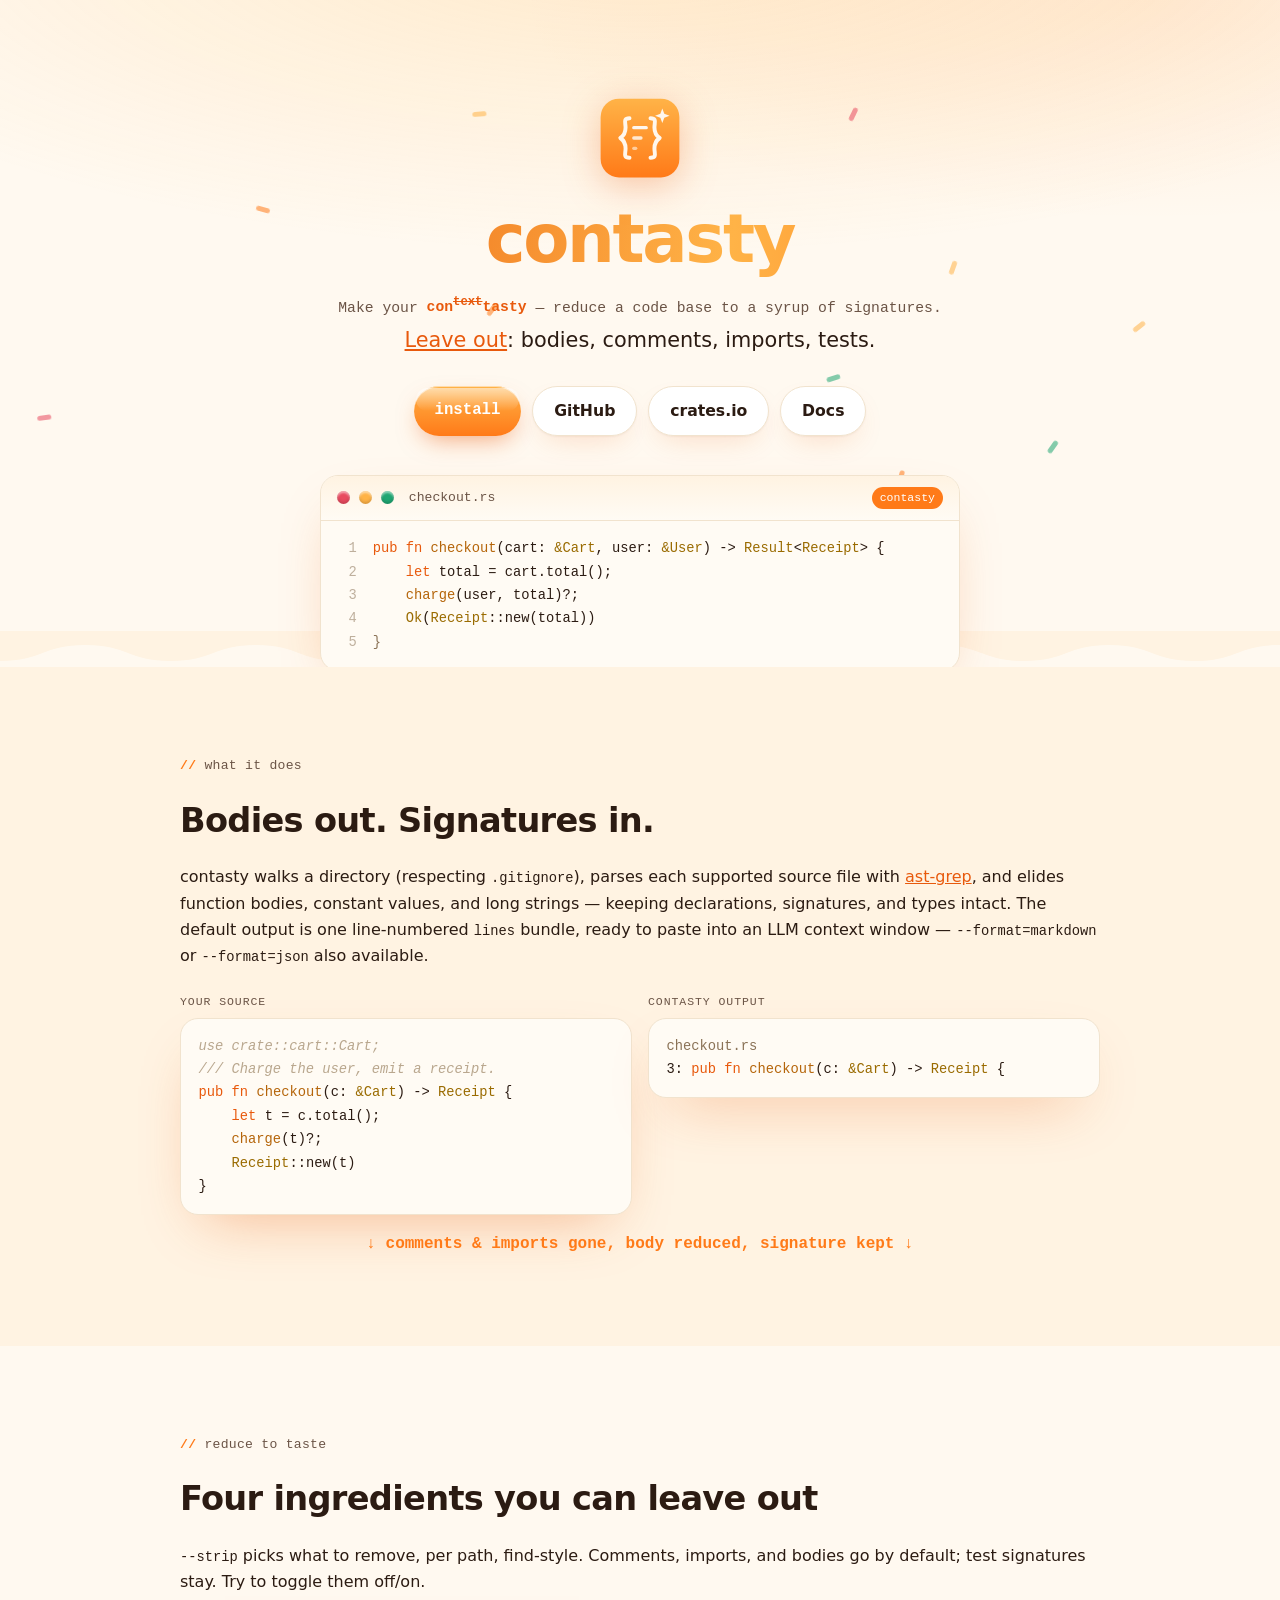
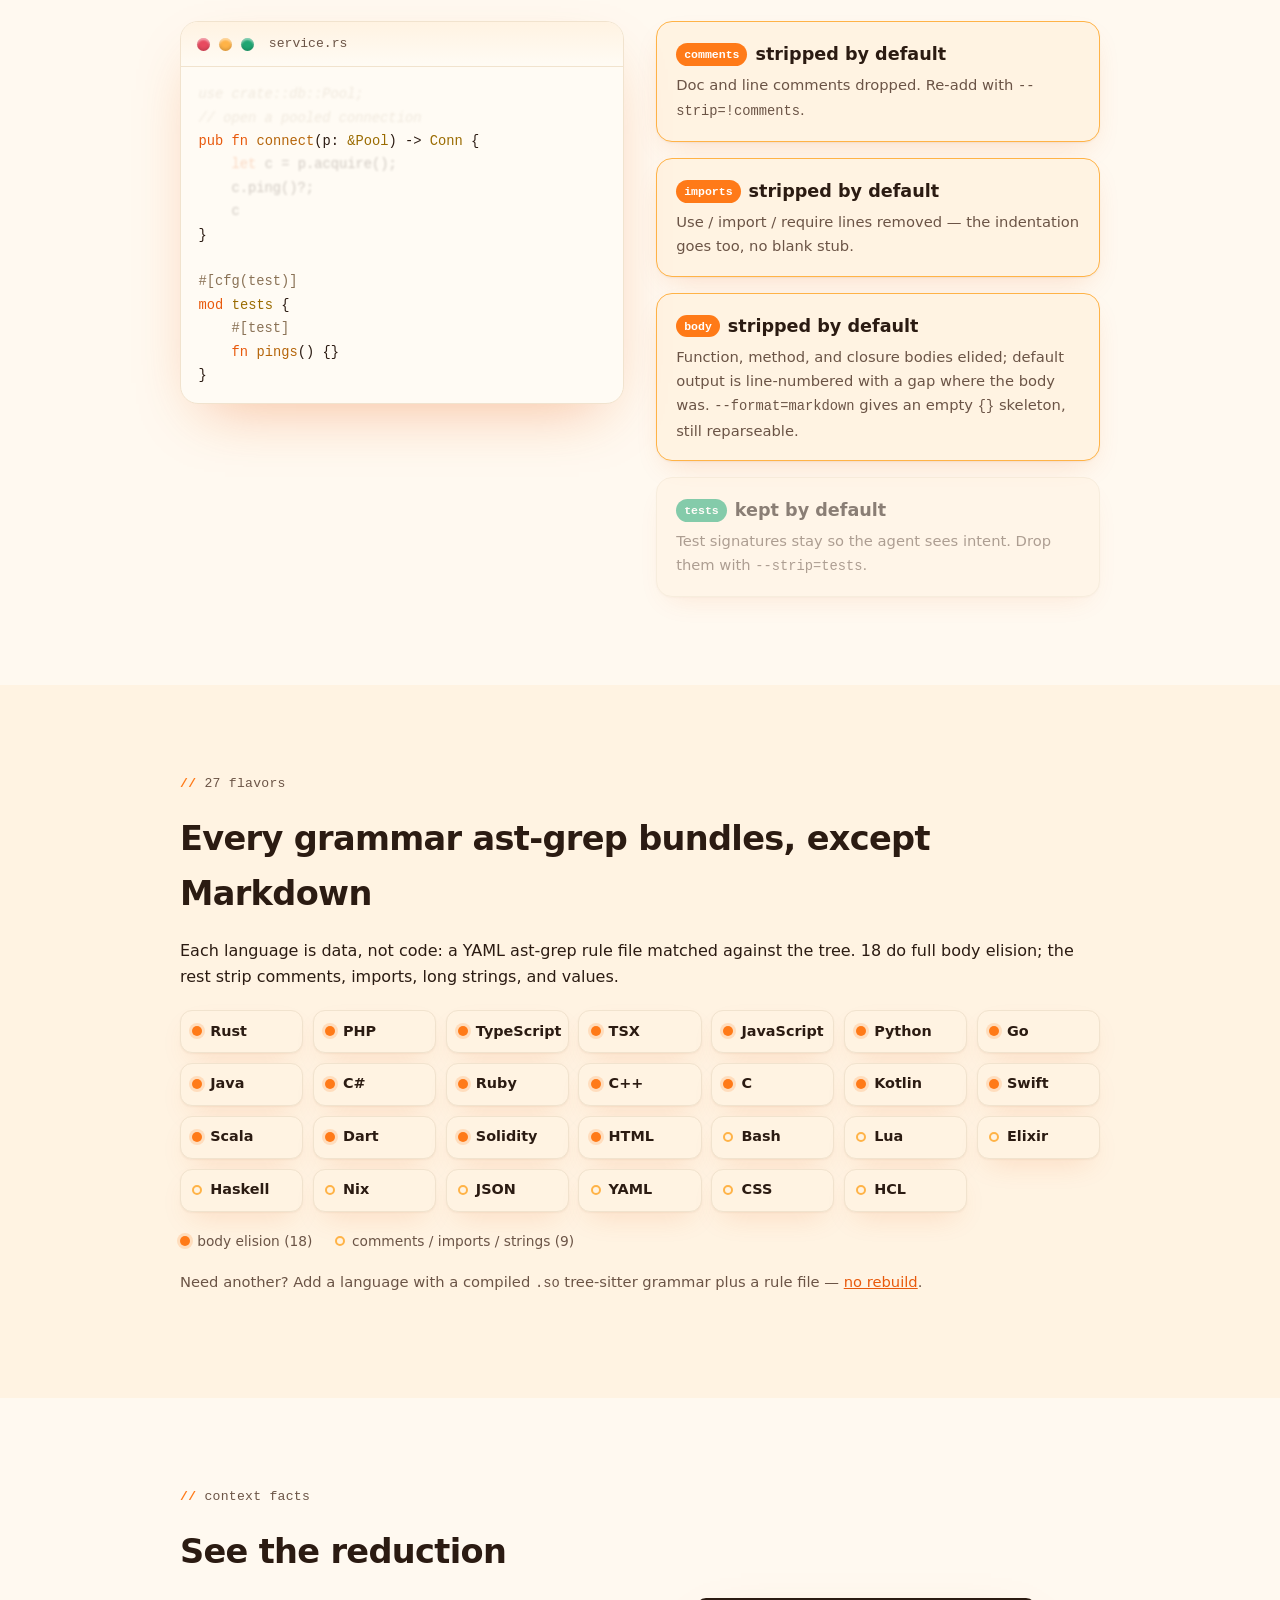
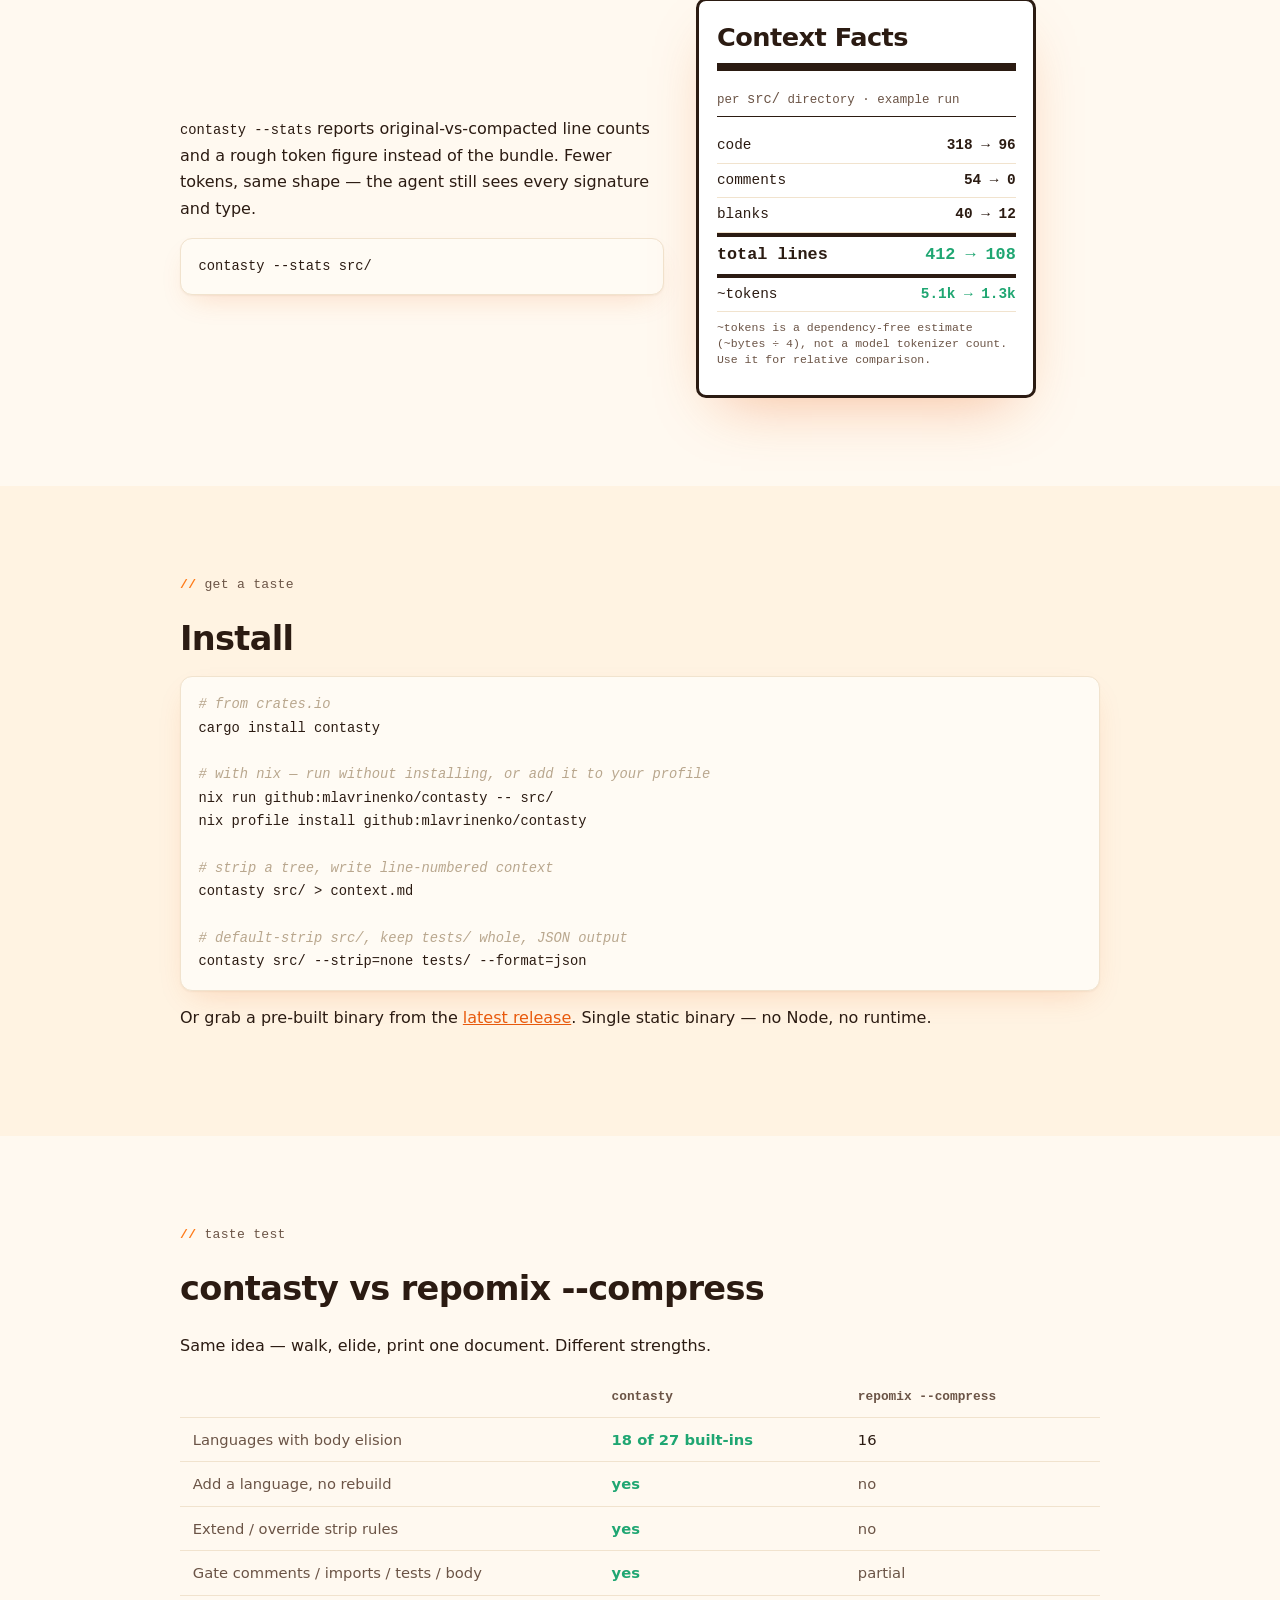
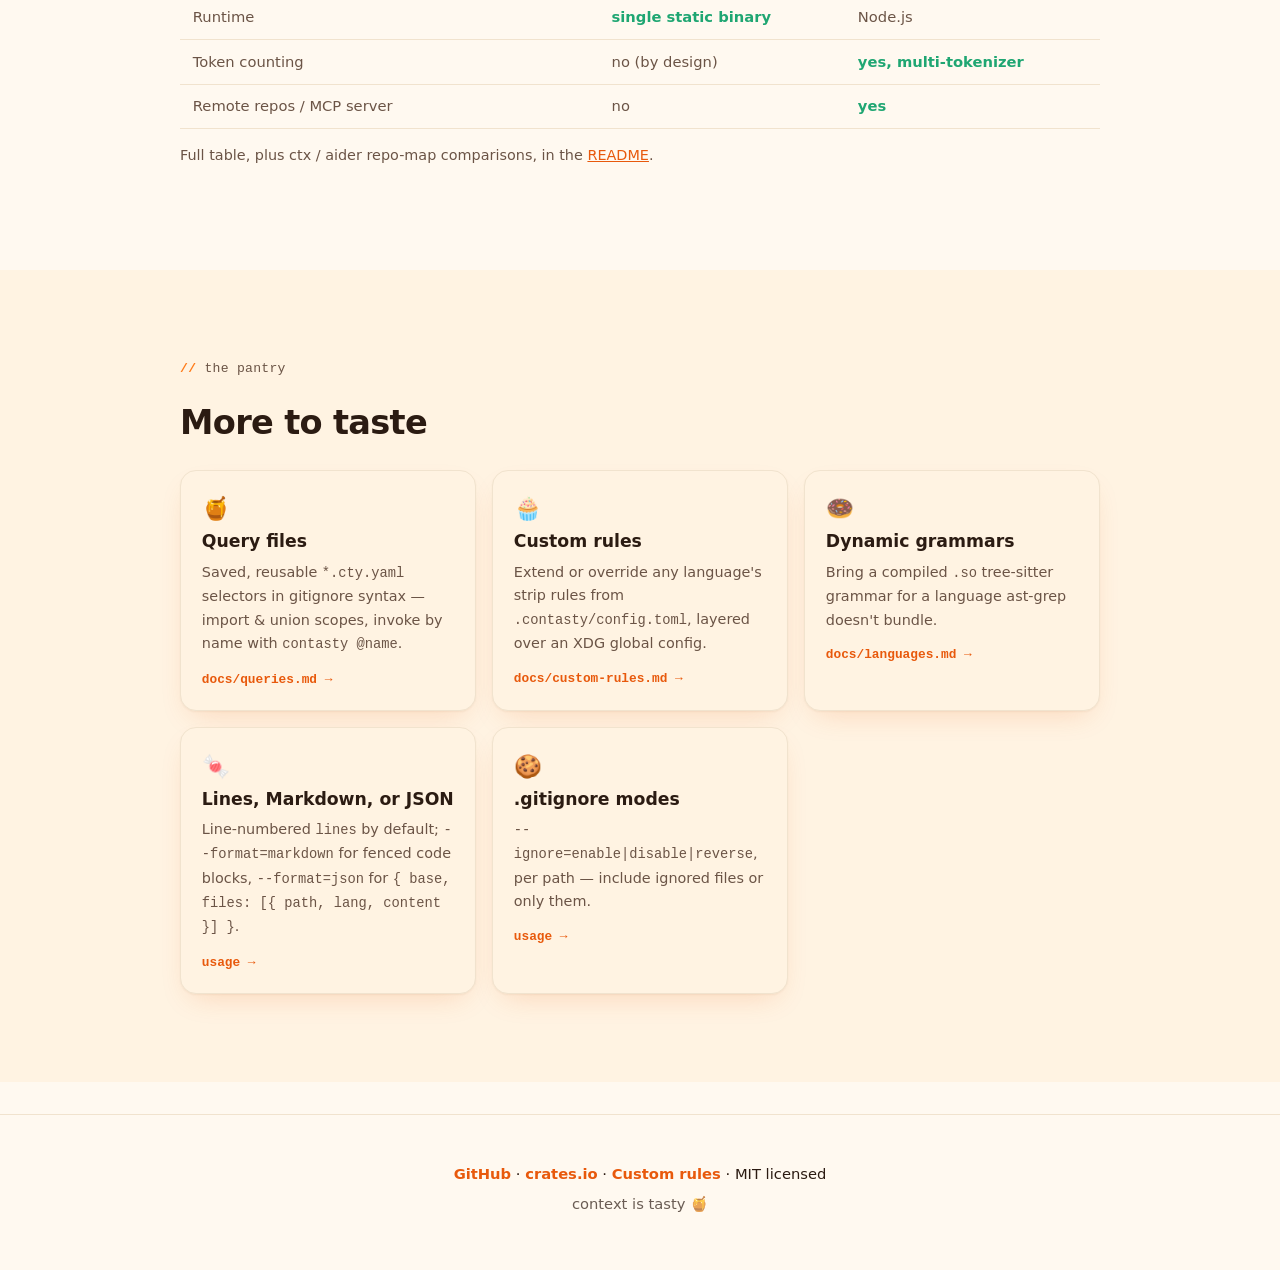
<file: www/index.html>
<!DOCTYPE html>
<html lang="en">
<head>
  <meta charset="UTF-8">
  <meta name="viewport" content="width=device-width, initial-scale=1.0">
  <title>contasty — context is tasty</title>
  <meta name="description" content="contasty strips executable lines from your code — bodies out, signatures in — reducing a repo to a sweet, tasty context bundle for your LLM agent.">
  <meta name="color-scheme" content="light dark">
  <link rel="icon" type="image/svg+xml" href="./favicon.svg">
  <meta property="og:title" content="contasty — context is tasty">
  <meta property="og:description" content="Reduce your repo to a syrup of signatures. 27 languages, single static binary.">
  <meta property="og:type" content="website">
  <style>
    :root {
      /* sweet palette — caramel kitchen */
      --caramel: #FF7A18;
      --honey:   #FFB347;
      --syrup:   #E8590C;
      --berry:   #E84A5F;   /* removed lines */
      --mint:    #1FA672;   /* kept lines */
      --cocoa:   #2B1B12;   /* ink */
      --cocoa-2: #6B5446;   /* muted */
      --cream:   #FFF9F0;   /* page */
      --cream-2: #FFF3E2;   /* card */
      --icing:   #ffffff;
      --line:    #F1E3CE;
      --code-bg: #FFFBF4;
      --shadow:  0 1px 2px rgba(120,72,20,.06), 0 12px 30px -12px rgba(232,89,12,.22);
      --shadow-lg: 0 24px 60px -24px rgba(232,89,12,.40);
      --radius: 16px;
      --font: "Nunito", ui-rounded, "SF Pro Rounded", "Segoe UI", system-ui, sans-serif;
      --mono: ui-monospace, "JetBrains Mono", "Cascadia Code", SFMono-Regular, Menlo, Consolas, monospace;
      /* syntax */
      --syn-kw: var(--syrup);
      --syn-fn: #B5650A;
      --syn-ty: #9A6B00;
      --syn-str: var(--mint);
      --syn-com: #B9A78E;
      --syn-punc: #8A7256;
    }
    @media (prefers-color-scheme: dark) {
      :root {
        --berry: #FF6B81;
        --mint: #44D6A0;
        --cocoa:   #FBEFE0;
        --cocoa-2: #C7AE95;
        --cream:   #18110B;
        --cream-2: #241811;
        --icing:   #2A1C12;
        --line:    #3A2A1D;
        --code-bg: #1E150E;
        --shadow:  0 1px 2px rgba(0,0,0,.4), 0 14px 34px -14px rgba(0,0,0,.6);
        --shadow-lg: 0 28px 70px -24px rgba(0,0,0,.7);
        --syn-kw: var(--honey);
        --syn-fn: #FFC97A;
        --syn-ty: #FFD98A;
        --syn-com: #7C6650;
        --syn-punc: #B79877;
      }
    }

    * { box-sizing: border-box; }
    html { scroll-behavior: smooth; }
    body {
      margin: 0;
      font-family: var(--font);
      color: var(--cocoa);
      background: var(--cream);
      line-height: 1.65;
      -webkit-font-smoothing: antialiased;
      overflow-x: hidden;
    }
    a { color: var(--syrup); }
    .wrap { max-width: 960px; margin: 0 auto; padding: 0 1.25rem; }
    .sectlabel {
      font-family: var(--mono);
      font-size: .82rem;
      letter-spacing: .02em;
      color: var(--cocoa-2);
      margin: 0 0 1rem;
    }
    .sectlabel::before { content: "// "; color: var(--caramel); font-weight: 700; }
    h2 { font-size: clamp(1.5rem, 3.5vw, 2.1rem); margin: 0 0 .6rem; letter-spacing: -.02em; }
    section { padding: clamp(3rem, 7vw, 5.5rem) 0; }
    p { color: var(--cocoa); }

    /* ---------- sprinkles + hero ---------- */
    .hero {
      position: relative;
      text-align: center;
      padding: clamp(3.5rem, 8vw, 6rem) 0 0;
      background:
        radial-gradient(120% 80% at 50% -10%, rgba(255,179,71,.22), transparent 60%),
        radial-gradient(90% 60% at 90% 0%, rgba(255,122,24,.10), transparent 55%);
      overflow: hidden;
    }
    .sprinkles { position: absolute; inset: 0; pointer-events: none; opacity: .55; }
    .sprinkles i {
      position: absolute; display: block; width: 14px; height: 5px; border-radius: 3px;
      will-change: transform;
    }

    .logo { width: 84px; height: 84px; filter: drop-shadow(0 8px 18px rgba(232,89,12,.30)); }
    .wordmark {
      font-size: clamp(2.6rem, 8vw, 4.2rem);
      font-weight: 900; letter-spacing: -.035em; line-height: 1.3;
      margin: .5rem 0 .2rem;
      background: linear-gradient(95deg, var(--syrup), var(--honey) 60%, var(--caramel));
      -webkit-background-clip: text; background-clip: text; color: transparent;
    }
    .tagline { font-size: clamp(1.05rem, 2.4vw, 1.3rem); color: var(--cocoa); margin: .2rem auto 0; max-width: 36rem; }
    .subtag { font-family: var(--mono); font-size: .92rem; color: var(--cocoa-2); margin: .55rem auto 0; }
    .subtag b { color: var(--syrup); font-weight: 700; }

    .cta { display: flex; gap: .7rem; justify-content: center; flex-wrap: wrap; margin: 1.8rem 0 0; }
    .btn {
      --bs: var(--shadow);
      position: relative; display: inline-flex; align-items: center; gap: .5rem;
      padding: .7rem 1.3rem; border-radius: 999px; font-weight: 800; font-size: .98rem;
      text-decoration: none; border: 1px solid var(--line); background: var(--icing); color: var(--cocoa);
      box-shadow: var(--bs); transition: transform .15s ease, box-shadow .15s ease;
    }
    .btn:hover { transform: translateY(-2px); }
    .btn.candy {
      color: #fff; border: 0;
      background: linear-gradient(180deg, var(--honey), var(--caramel));
      box-shadow: 0 10px 24px -8px rgba(232,89,12,.55), inset 0 1px 0 rgba(255,255,255,.55);
    }
    .btn.candy::after {
      content: ""; position: absolute; inset: 2px 2px 50%; border-radius: 999px;
      background: linear-gradient(180deg, rgba(255,255,255,.55), transparent); pointer-events: none;
    }
    .btn .mono { font-family: var(--mono); font-weight: 700; }

    /* ---------- editor window ---------- */
    .editor {
      text-align: left; background: var(--code-bg); border: 1px solid var(--line);
      border-radius: 18px; box-shadow: var(--shadow-lg); overflow: hidden;
    }
    .titlebar {
      display: flex; align-items: center; gap: .55rem; padding: .7rem 1rem;
      background: linear-gradient(180deg, var(--cream-2), transparent);
      border-bottom: 1px solid var(--line);
    }
    .gumdrop { width: 13px; height: 13px; border-radius: 50%; box-shadow: inset 0 -2px 3px rgba(0,0,0,.15), inset 0 2px 2px rgba(255,255,255,.5); }
    .gumdrop.b { background: var(--berry); } .gumdrop.h { background: var(--honey); } .gumdrop.m { background: var(--mint); }
    .titlebar .name { font-family: var(--mono); font-size: .82rem; color: var(--cocoa-2); margin-left: .4rem; }
    .titlebar .tag { margin-left: auto; font-family: var(--mono); font-size: .72rem; color: #fff; background: var(--caramel); padding: .1rem .5rem; border-radius: 999px; }

    pre { margin: 0; padding: 1rem 1.1rem; overflow-x: auto; }
    code, pre, .code { font-family: var(--mono); font-size: .86rem; line-height: 1.7; }
    .code { padding: 1rem 1.1rem; overflow-x: auto; }
    .cl { display: grid; grid-template-columns: 2.2ch 1fr; gap: 1rem; }
    .cl > .n { color: var(--syn-punc); opacity: .55; text-align: right; user-select: none; }
    .cl > .t { white-space: pre; }
    .kw { color: var(--syn-kw); } .fn { color: var(--syn-fn); } .ty { color: var(--syn-ty); }
    .st { color: var(--syn-str); } .cm { color: var(--syn-com); font-style: italic; } .pu { color: var(--syn-punc); }

    /* hero reduction animation */
    .hero-editor { max-width: 640px; margin: 2.4rem auto -2.5rem; position: relative; z-index: 2; }
    @keyframes reduce {
      0%, 18%   { max-height: 1.7em; opacity: 1; filter: blur(0); transform: translateY(0); }
      42%, 78%  { max-height: 0; opacity: 0; filter: blur(3px); transform: translateY(-6px); }
      100%      { max-height: 1.7em; opacity: 1; filter: blur(0); transform: translateY(0); }
    }
    .hero-editor .cl.body { overflow: hidden; max-height: 1.7em; animation: reduce 6s ease-in-out infinite; }
    .drip {
      position: absolute; left: 50%; bottom: -10px; width: 8px; height: 8px; border-radius: 50%;
      background: var(--caramel); opacity: 0; animation: drop 6s ease-in-out infinite;
    }
    @keyframes drop {
      0%,40% { opacity: 0; transform: translateY(0) scale(.6); }
      55% { opacity: .9; transform: translateY(0) scale(1); }
      80% { opacity: .9; transform: translateY(34px) scale(.9); }
      85%,100% { opacity: 0; transform: translateY(40px) scale(.4); }
    }

    /* ---------- icing drip divider ---------- */
    .drip-div { display: block; width: 100%; height: 36px; color: var(--cream-2); margin-top: -1px; }

    /* ---------- what it does grid ---------- */
    .twocol { display: grid; grid-template-columns: 1fr 1fr; gap: 1rem; align-items: stretch; }
    figure { margin: 0; }
    .cap { font-family: var(--mono); font-size: .72rem; text-transform: uppercase; letter-spacing: .08em; color: var(--cocoa-2); margin: 0 0 .4rem; }
    .arrow { text-align: center; color: var(--caramel); font-weight: 800; font-family: var(--mono); margin: 1rem 0 0; }

    /* ---------- strip categories (scrollytelling) ---------- */
    .scrolly { display: grid; grid-template-columns: 1fr 1fr; gap: 2rem; align-items: start; }
    .sticky { position: sticky; top: 2rem; }
    .steps { display: flex; flex-direction: column; gap: 1rem; }
    .step {
      background: var(--cream-2); border: 1px solid var(--line); border-radius: var(--radius);
      padding: 1.1rem 1.2rem; box-shadow: var(--shadow); opacity: .55; cursor: pointer;
      transition: opacity .35s ease, transform .2s ease, border-color .35s ease, box-shadow .2s ease;
      -webkit-user-select: none; user-select: none;
    }
    .step:hover { transform: translateY(-2px); box-shadow: var(--shadow-lg); }
    .step:focus-visible { outline: 2px solid var(--caramel); outline-offset: 2px; }
    .step.on { opacity: 1; border-color: var(--honey); }
    .step h3 { margin: 0 0 .25rem; font-size: 1.1rem; display: flex; align-items: center; gap: .5rem; }
    .pill { font-family: var(--mono); font-size: .72rem; padding: .12rem .5rem; border-radius: 999px; background: var(--caramel); color: #fff; }
    .pill.kept { background: var(--mint); }
    .step p { font-size: .92rem; color: var(--cocoa-2); margin: 0; }
    .skim { transition: opacity .4s ease, filter .4s ease; }
    .skim.off { opacity: .22; filter: blur(1px); }

    /* ---------- language grid ---------- */
    .langs { display: grid; grid-template-columns: repeat(auto-fill, minmax(112px, 1fr)); gap: .6rem; margin-top: 1.2rem; }
    .lang {
      display: flex; align-items: center; gap: .5rem; padding: .55rem .7rem;
      background: var(--cream-2); border: 1px solid var(--line); border-radius: 12px;
      font-size: .9rem; font-weight: 700; box-shadow: var(--shadow); transition: transform .12s ease;
    }
    .lang:hover { transform: translateY(-2px); }
    .dot { width: 10px; height: 10px; border-radius: 50%; flex: 0 0 auto; }
    .lang.body .dot { background: var(--caramel); box-shadow: 0 0 0 3px rgba(255,122,24,.18); }
    .lang.lite .dot { background: transparent; border: 2px solid var(--honey); }
    .legend { display: flex; gap: 1.4rem; flex-wrap: wrap; font-size: .86rem; color: var(--cocoa-2); margin-top: 1.1rem; }
    .legend span { display: inline-flex; align-items: center; gap: .45rem; }

    /* ---------- nutrition facts ---------- */
    .nutri-row { display: grid; grid-template-columns: 1.2fr 1fr; gap: 2rem; align-items: center; }
    .nutri {
      max-width: 340px; background: var(--icing); border: 3px solid var(--cocoa);
      border-radius: 10px; padding: .9rem 1.1rem; font-family: var(--mono); box-shadow: var(--shadow-lg);
    }
    .nutri h3 { margin: 0; font-size: 1.6rem; font-weight: 900; letter-spacing: -.02em; font-family: var(--font); border-bottom: 8px solid var(--cocoa); padding-bottom: .3rem; }
    .nutri .sub { font-size: .78rem; color: var(--cocoa-2); border-bottom: 1px solid var(--cocoa); padding: .3rem 0; }
    .nutri .nr { display: flex; justify-content: space-between; padding: .3rem 0; border-bottom: 1px solid var(--line); font-size: .9rem; }
    .nutri .nr b { font-weight: 800; }
    .nutri .big { font-size: 1.05rem; border-bottom: 4px solid var(--cocoa); border-top: 4px solid var(--cocoa); }
    .nutri .win { color: var(--mint); font-weight: 900; }
    .nutri .note { font-size: .72rem; color: var(--cocoa-2); margin-top: .5rem; line-height: 1.4; }

    /* ---------- features pantry ---------- */
    .pantry { display: grid; grid-template-columns: repeat(auto-fit, minmax(220px, 1fr)); gap: 1rem; margin-top: 1.2rem; }
    .jar {
      background: var(--cream-2); border: 1px solid var(--line); border-radius: var(--radius);
      padding: 1.2rem 1.3rem; box-shadow: var(--shadow); transition: transform .15s ease, box-shadow .15s ease;
    }
    .jar:hover { transform: translateY(-3px); box-shadow: var(--shadow-lg); }
    .jar h3 { margin: 0 0 .3rem; font-size: 1.08rem; }
    .jar p { font-size: .9rem; color: var(--cocoa-2); margin: 0 0 .5rem; }
    .jar a { font-family: var(--mono); font-size: .8rem; font-weight: 700; text-decoration: none; }
    .jar a:hover { text-decoration: underline; }
    .emoji { font-size: 1.4rem; }

    /* ---------- comparison ---------- */
    table.cmp { width: 100%; border-collapse: collapse; margin-top: 1.1rem; font-size: .92rem; }
    table.cmp th, table.cmp td { text-align: left; padding: .6rem .8rem; border-bottom: 1px solid var(--line); }
    table.cmp thead th { font-family: var(--mono); font-size: .8rem; color: var(--cocoa-2); }
    table.cmp tbody td:first-child { color: var(--cocoa-2); }
    table.cmp .y { color: var(--mint); font-weight: 800; }
    table.cmp .n { color: var(--cocoa-2); }
    table.cmp tbody tr:hover { background: var(--cream-2); }

    /* ---------- install ---------- */
    .install pre { background: var(--code-bg); border: 1px solid var(--line); border-radius: 12px; box-shadow: var(--shadow); }

    footer {
      text-align: center; color: var(--cocoa-2); font-size: .92rem;
      padding: 2.5rem 1.25rem 3.5rem; border-top: 1px solid var(--line); margin-top: 2rem;
    }
    footer a { color: var(--syrup); text-decoration: none; font-weight: 700; }
    footer p { max-width: none; margin: .4rem auto; }

    @media (max-width: 720px) {
      .twocol, .scrolly, .nutri-row { grid-template-columns: 1fr; }
      .sticky { position: static; }
    }
    @media (prefers-reduced-motion: reduce) {
      html { scroll-behavior: auto; }
      .sprinkles i, .drip { animation: none; }
      .hero-editor .cl.body { animation: none; max-height: 0; opacity: 0; overflow: hidden; }
      .skim.off { transition: none; }
    }
  </style>
</head>
<body>

  <!-- ============ HERO ============ -->
  <header class="hero">
    <div class="sprinkles" aria-hidden="true"></div>
    <div class="wrap">
      <img class="logo" src="./logo.svg" width="84" height="84" alt="contasty logo: braces hugging compacting code lines">
      <h1 class="wordmark">contasty</h1>
      <p class="subtag">Make your <b>con<sup><del>text</del></sup>tasty</b> — reduce a code base to a syrup of signatures.</p>
      <p class="tagline"><a href="#scrollytelling">Leave out</a>: bodies, comments, imports, tests.</p>
      <nav class="cta">
        <a class="btn candy" href="#install"><span class="mono">install</span></a>
        <a class="btn" href="https://github.com/mlavrinenko/contasty">GitHub</a>
        <a class="btn" href="https://crates.io/crates/contasty">crates.io</a>
        <a class="btn" href="https://github.com/mlavrinenko/contasty/blob/main/docs/languages.md">Docs</a>
      </nav>

      <!-- hero reduction: bodies melt away on a loop -->
      <div class="hero-editor">
        <div class="editor">
          <div class="titlebar">
            <span class="gumdrop b"></span><span class="gumdrop h"></span><span class="gumdrop m"></span>
            <span class="name">checkout.rs</span><span class="tag">contasty</span>
          </div>
          <div class="code"><div class="cl"><span class="n">1</span><span class="t"><span class="kw">pub fn</span> <span class="fn">checkout</span>(cart: <span class="ty">&amp;Cart</span>, user: <span class="ty">&amp;User</span>) -&gt; <span class="ty">Result</span>&lt;<span class="ty">Receipt</span>&gt; {</span></div><div class="cl body"><span class="n">2</span><span class="t">    <span class="kw">let</span> total = cart.total();</span></div><div class="cl body"><span class="n">3</span><span class="t">    <span class="fn">charge</span>(user, total)?;</span></div><div class="cl body"><span class="n">4</span><span class="t">    <span class="ty">Ok</span>(<span class="ty">Receipt</span>::new(total))</span></div><div class="cl body"><span class="n">5</span><span class="t"><span class="pu">}</span></span></div></div>
        </div>
        <span class="drip" aria-hidden="true"></span>
      </div>
    </div>
    <svg class="drip-div" viewBox="0 0 1200 36" preserveAspectRatio="none" aria-hidden="true">
      <path fill="currentColor" d="M0 0h1200v14c-40 0-40 16-80 16s-40-16-80-16-40 16-80 16-40-16-80-16-40 16-80 16-40-16-80-16-40 16-80 16-40-16-80-16-40 16-80 16-40-16-80-16-40 16-80 16-40-16-80-16-40 16-80 16-40-16-80-16-40 16-80 16-40-16-80-16V0z"/>
    </svg>
  </header>

  <main>
    <!-- ============ WHAT IT DOES ============ -->
    <section style="background:var(--cream-2)">
      <div class="wrap">
        <p class="sectlabel">what it does</p>
        <h2>Bodies out. Signatures in.</h2>
        <p>
          contasty walks a directory (respecting <code>.gitignore</code>), parses each supported
          source file with <a href="https://ast-grep.github.io/">ast-grep</a>, and elides function
          bodies, constant values, and long strings — keeping declarations, signatures, and types
          intact. The default output is one line-numbered <code>lines</code> bundle, ready to paste
          into an LLM context window — <code>--format=markdown</code> or <code>--format=json</code> also available.
        </p>
        <div class="twocol" style="margin-top:1.4rem">
          <figure>
            <p class="cap">your source</p>
            <div class="editor"><pre><code><span class="cm">use crate::cart::Cart;</span>
<span class="cm">/// Charge the user, emit a receipt.</span>
<span class="kw">pub fn</span> <span class="fn">checkout</span>(c: <span class="ty">&amp;Cart</span>) -&gt; <span class="ty">Receipt</span> {
    <span class="kw">let</span> t = c.total();
    <span class="fn">charge</span>(t)?;
    <span class="ty">Receipt</span>::new(t)
}</code></pre></div>
          </figure>
          <figure>
            <p class="cap">contasty output</p>
            <div class="editor"><pre><code><span class="pu">checkout.rs</span>
3: <span class="kw">pub fn</span> <span class="fn">checkout</span>(c: <span class="ty">&amp;Cart</span>) -&gt; <span class="ty">Receipt</span> {</code></pre></div>
          </figure>
        </div>
        <p class="arrow">↓ comments &amp; imports gone, body reduced, signature kept ↓</p>
      </div>
    </section>

    <!-- ============ STRIP CATEGORIES (scrollytelling) ============ -->
    <section id="scrollytelling">
      <div class="wrap">
        <p class="sectlabel">reduce to taste</p>
        <h2>Four ingredients you can leave out</h2>
        <p>
          <code>--strip</code> picks what to remove, per path, find-style. Comments, imports, and
          bodies go by default; test signatures stay. Try to toggle them off/on.
        </p>
        <div class="scrolly" style="margin-top:1.6rem">
          <div class="sticky">
            <div class="editor">
              <div class="titlebar">
                <span class="gumdrop b"></span><span class="gumdrop h"></span><span class="gumdrop m"></span>
                <span class="name">service.rs</span>
              </div>
              <pre><code><span data-cat="imports" class="skim cm">use crate::db::Pool;</span>
<span data-cat="comments" class="skim cm">// open a pooled connection</span>
<span class="kw">pub fn</span> <span class="fn">connect</span>(p: <span class="ty">&amp;Pool</span>) -&gt; <span class="ty">Conn</span> {<span data-cat="body" class="skim">
    <span class="kw">let</span> c = p.acquire();
    c.ping()?;
    c</span>
}

<span data-cat="tests" class="skim"><span class="pu">#[cfg(test)]</span>
<span class="kw">mod</span> <span class="ty">tests</span> {
    <span class="pu">#[test]</span>
    <span class="kw">fn</span> <span class="fn">pings</span>() {}
}</span></code></pre>
            </div>
          </div>
          <div class="steps">
            <div class="step" data-step="comments">
              <h3><span class="pill">comments</span> stripped by default</h3>
              <p>Doc and line comments dropped. Re-add with <code>--strip=!comments</code>.</p>
            </div>
            <div class="step" data-step="imports">
              <h3><span class="pill">imports</span> stripped by default</h3>
              <p>Use / import / require lines removed — the indentation goes too, no blank stub.</p>
            </div>
            <div class="step" data-step="body">
              <h3><span class="pill">body</span> stripped by default</h3>
              <p>Function, method, and closure bodies elided; default output is line-numbered with a gap where the body was. <code>--format=markdown</code> gives an empty <code>{}</code> skeleton, still reparseable.</p>
            </div>
            <div class="step" data-step="tests">
              <h3><span class="pill kept">tests</span> kept by default</h3>
              <p>Test signatures stay so the agent sees intent. Drop them with <code>--strip=tests</code>.</p>
            </div>
          </div>
        </div>
      </div>
    </section>

    <!-- ============ LANGUAGES ============ -->
    <section style="background:var(--cream-2)">
      <div class="wrap">
        <p class="sectlabel">27 flavors</p>
        <h2>Every grammar ast-grep bundles, except Markdown</h2>
        <p>
          Each language is data, not code: a YAML ast-grep rule file matched against the tree.
          18 do full body elision; the rest strip comments, imports, long strings, and values.
        </p>
        <div class="langs">
          <div class="lang body"><span class="dot"></span>Rust</div>
          <div class="lang body"><span class="dot"></span>PHP</div>
          <div class="lang body"><span class="dot"></span>TypeScript</div>
          <div class="lang body"><span class="dot"></span>TSX</div>
          <div class="lang body"><span class="dot"></span>JavaScript</div>
          <div class="lang body"><span class="dot"></span>Python</div>
          <div class="lang body"><span class="dot"></span>Go</div>
          <div class="lang body"><span class="dot"></span>Java</div>
          <div class="lang body"><span class="dot"></span>C#</div>
          <div class="lang body"><span class="dot"></span>Ruby</div>
          <div class="lang body"><span class="dot"></span>C++</div>
          <div class="lang body"><span class="dot"></span>C</div>
          <div class="lang body"><span class="dot"></span>Kotlin</div>
          <div class="lang body"><span class="dot"></span>Swift</div>
          <div class="lang body"><span class="dot"></span>Scala</div>
          <div class="lang body"><span class="dot"></span>Dart</div>
          <div class="lang body"><span class="dot"></span>Solidity</div>
          <div class="lang body"><span class="dot"></span>HTML</div>
          <div class="lang lite"><span class="dot"></span>Bash</div>
          <div class="lang lite"><span class="dot"></span>Lua</div>
          <div class="lang lite"><span class="dot"></span>Elixir</div>
          <div class="lang lite"><span class="dot"></span>Haskell</div>
          <div class="lang lite"><span class="dot"></span>Nix</div>
          <div class="lang lite"><span class="dot"></span>JSON</div>
          <div class="lang lite"><span class="dot"></span>YAML</div>
          <div class="lang lite"><span class="dot"></span>CSS</div>
          <div class="lang lite"><span class="dot"></span>HCL</div>
        </div>
        <div class="legend">
          <span><span class="dot" style="background:var(--caramel);box-shadow:0 0 0 3px rgba(255,122,24,.18)"></span> body elision (18)</span>
          <span><span class="dot" style="background:transparent;border:2px solid var(--honey)"></span> comments / imports / strings (9)</span>
        </div>
        <p style="margin-top:1.1rem;font-size:.92rem;color:var(--cocoa-2)">
          Need another? Add a language with a compiled <code>.so</code> tree-sitter grammar plus a rule
          file — <a href="https://github.com/mlavrinenko/contasty/blob/main/docs/languages.md">no rebuild</a>.
        </p>
      </div>
    </section>

    <!-- ============ NUTRITION FACTS (--stats) ============ -->
    <section>
      <div class="wrap">
        <p class="sectlabel">context facts</p>
        <h2>See the reduction</h2>
        <div class="nutri-row" style="margin-top:1.2rem">
          <div>
            <p>
              <code>contasty --stats</code> reports original-vs-compacted line counts and a rough
              token figure instead of the bundle. Fewer tokens, same shape — the agent still sees
              every signature and type.
            </p>
            <div class="install"><pre><code>contasty --stats src/</code></pre></div>
          </div>
          <div class="nutri" role="img" aria-label="Example stats: total lines 412 reduced to 108, about 74 percent lighter">
            <h3>Context Facts</h3>
            <p class="sub">per <code>src/</code> directory · example run</p>
            <div class="nr"><span>code</span><span><b>318 → 96</b></span></div>
            <div class="nr"><span>comments</span><span><b>54 → 0</b></span></div>
            <div class="nr"><span>blanks</span><span><b>40 → 12</b></span></div>
            <div class="nr big"><span><b>total lines</b></span><span class="win">412 → 108</span></div>
            <div class="nr"><span>~tokens</span><span class="win"><b>5.1k → 1.3k</b></span></div>
            <p class="note">~tokens is a dependency-free estimate (~bytes ÷ 4), not a model tokenizer count. Use it for relative comparison.</p>
          </div>
        </div>
      </div>
    </section>

    <!-- ============ INSTALL ============ -->
    <section id="install" style="background:var(--cream-2)">
      <div class="wrap install">
        <p class="sectlabel">get a taste</p>
        <h2>Install</h2>
        <pre><code><span class="cm"># from crates.io</span>
cargo install contasty

<span class="cm"># with nix — run without installing, or add it to your profile</span>
nix run github:mlavrinenko/contasty -- src/
nix profile install github:mlavrinenko/contasty

<span class="cm"># strip a tree, write line-numbered context</span>
contasty src/ &gt; context.md

<span class="cm"># default-strip src/, keep tests/ whole, JSON output</span>
contasty src/ --strip=none tests/ --format=json</code></pre>
        <p style="margin-top:.9rem">
          Or grab a pre-built binary from the
          <a href="https://github.com/mlavrinenko/contasty/releases/latest">latest release</a>.
          Single static binary — no Node, no runtime.
        </p>
      </div>
    </section>

    <!-- ============ TASTE TEST (comparison) ============ -->
    <section>
      <div class="wrap">
        <p class="sectlabel">taste test</p>
        <h2>contasty vs repomix --compress</h2>
        <p>Same idea — walk, elide, print one document. Different strengths.</p>
        <table class="cmp">
          <thead><tr><th></th><th>contasty</th><th>repomix --compress</th></tr></thead>
          <tbody>
            <tr><td>Languages with body elision</td><td class="y">18 of 27 built-ins</td><td>16</td></tr>
            <tr><td>Add a language, no rebuild</td><td class="y">yes</td><td class="n">no</td></tr>
            <tr><td>Extend / override strip rules</td><td class="y">yes</td><td class="n">no</td></tr>
            <tr><td>Gate comments / imports / tests / body</td><td class="y">yes</td><td class="n">partial</td></tr>
            <tr><td>Runtime</td><td class="y">single static binary</td><td class="n">Node.js</td></tr>
            <tr><td>Token counting</td><td class="n">no (by design)</td><td class="y">yes, multi-tokenizer</td></tr>
            <tr><td>Remote repos / MCP server</td><td class="n">no</td><td class="y">yes</td></tr>
          </tbody>
        </table>
        <p style="margin-top:.9rem;font-size:.9rem;color:var(--cocoa-2)">
          Full table, plus ctx / aider repo-map comparisons, in the
          <a href="https://github.com/mlavrinenko/contasty#how-it-compares">README</a>.
        </p>
      </div>
    </section>

    <!-- ============ PANTRY (features) ============ -->
    <section style="background:var(--cream-2)">
      <div class="wrap">
        <p class="sectlabel">the pantry</p>
        <h2>More to taste</h2>
        <div class="pantry">
          <div class="jar">
            <div class="emoji" aria-hidden="true">🍯</div>
            <h3>Query files</h3>
            <p>Saved, reusable <code>*.cty.yaml</code> selectors in gitignore syntax — import &amp; union scopes, invoke by name with <code>contasty @name</code>.</p>
            <a href="https://github.com/mlavrinenko/contasty/blob/main/docs/queries.md">docs/queries.md →</a>
          </div>
          <div class="jar">
            <div class="emoji" aria-hidden="true">🧁</div>
            <h3>Custom rules</h3>
            <p>Extend or override any language's strip rules from <code>.contasty/config.toml</code>, layered over an XDG global config.</p>
            <a href="https://github.com/mlavrinenko/contasty/blob/main/docs/custom-rules.md">docs/custom-rules.md →</a>
          </div>
          <div class="jar">
            <div class="emoji" aria-hidden="true">🍩</div>
            <h3>Dynamic grammars</h3>
            <p>Bring a compiled <code>.so</code> tree-sitter grammar for a language ast-grep doesn't bundle.</p>
            <a href="https://github.com/mlavrinenko/contasty/blob/main/docs/languages.md">docs/languages.md →</a>
          </div>
          <div class="jar">
            <div class="emoji" aria-hidden="true">🍬</div>
            <h3>Lines, Markdown, or JSON</h3>
            <p>Line-numbered <code>lines</code> by default; <code>--format=markdown</code> for fenced code blocks, <code>--format=json</code> for <code>{ base, files: [{ path, lang, content }] }</code>.</p>
            <a href="https://github.com/mlavrinenko/contasty#usage">usage →</a>
          </div>
          <div class="jar">
            <div class="emoji" aria-hidden="true">🍪</div>
            <h3>.gitignore modes</h3>
            <p><code>--ignore=enable|disable|reverse</code>, per path — include ignored files or only them.</p>
            <a href="https://github.com/mlavrinenko/contasty#usage">usage →</a>
          </div>
        </div>
      </div>
    </section>
  </main>

  <footer>
    <p>
      <a href="https://github.com/mlavrinenko/contasty">GitHub</a> ·
      <a href="https://crates.io/crates/contasty">crates.io</a> ·
      <a href="https://github.com/mlavrinenko/contasty/blob/main/docs/custom-rules.md">Custom rules</a> ·
      MIT licensed
    </p>
    <p style="opacity:.7">context is tasty 🍯</p>
  </footer>

  <script>
    var REDUCE = window.matchMedia && window.matchMedia('(prefers-reduced-motion: reduce)').matches;

    // Sprinkles drift gently around the hero (organic, JS-driven).
    (function () {
      var box = document.querySelector('.sprinkles');
      if (!box) return;
      var colors = ['var(--berry)', 'var(--mint)', 'var(--honey)', 'var(--caramel)'];
      var items = [], N = 12;
      for (var i = 0; i < N; i++) {
        var s = document.createElement('i');
        var rot = Math.round(Math.random() * 180 - 90);
        s.style.background = colors[i % colors.length];
        s.style.left = (Math.random() * 92 + 2) + '%';
        s.style.top = (Math.random() * 78 + 4) + '%';
        box.appendChild(s);
        if (REDUCE) { s.style.transform = 'rotate(' + rot + 'deg)'; continue; }
        items.push({
          el: s, rot: rot,
          ax: 8 + Math.random() * 16, ay: 8 + Math.random() * 18,
          px: Math.random() * 6.28, py: Math.random() * 6.28,
          sx: 0.4 + Math.random() * 0.5, sy: 0.4 + Math.random() * 0.5,
          sr: 6 + Math.random() * 10
        });
      }
      if (REDUCE) return;
      function frame(t) {
        var s = t / 1000;
        for (var i = 0; i < items.length; i++) {
          var o = items[i];
          var dx = Math.sin(s * o.sx + o.px) * o.ax;
          var dy = Math.cos(s * o.sy + o.py) * o.ay;
          var dr = o.rot + Math.sin(s * 0.4 + o.px) * o.sr;
          o.el.style.transform = 'translate(' + dx.toFixed(1) + 'px,' + dy.toFixed(1) + 'px) rotate(' + dr.toFixed(1) + 'deg)';
        }
        requestAnimationFrame(frame);
      }
      requestAnimationFrame(frame);
    })();

    // Strip categories: click a step to toggle its category on service.rs.
    (function () {
      var steps = Array.prototype.slice.call(document.querySelectorAll('.step'));
      var targets = Array.prototype.slice.call(document.querySelectorAll('[data-cat]'));
      var active = { comments: true, imports: true, body: true, tests: false };
      function render() {
        steps.forEach(function (s) {
          var c = s.getAttribute('data-step');
          s.classList.toggle('on', !!active[c]);
          s.setAttribute('aria-pressed', String(!!active[c]));
        });
        targets.forEach(function (el) {
          el.classList.toggle('off', !!active[el.getAttribute('data-cat')]);
        });
      }
      steps.forEach(function (s) {
        s.setAttribute('role', 'button');
        s.setAttribute('tabindex', '0');
        var c = s.getAttribute('data-step');
        function toggle() { active[c] = !active[c]; render(); }
        s.addEventListener('click', toggle);
        s.addEventListener('keydown', function (e) {
          if (e.key === 'Enter' || e.key === ' ') { e.preventDefault(); toggle(); }
        });
      });
      render();
    })();
  </script>
</body>
</html>
</file>
